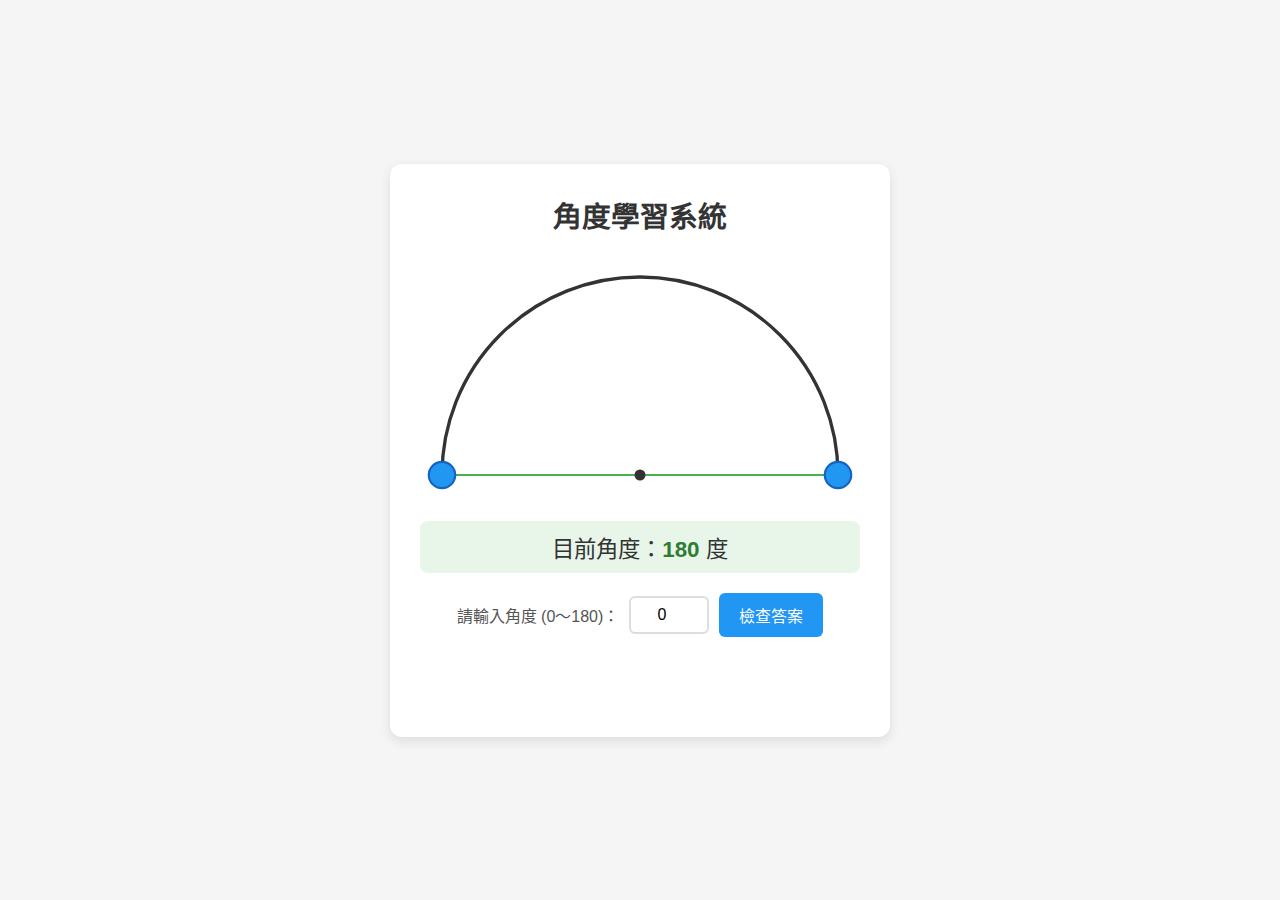
<file: index.html>
<!DOCTYPE html>
<html lang="zh-TW">
<head>
  <meta charset="UTF-8">
  <meta name="viewport" content="width=device-width, initial-scale=1.0">
  <title>角度學習系統</title>
  <link rel="stylesheet" href="style.css">
</head>
<body>
  <div class="container">
    <h1>角度學習系統</h1>

    <!-- 半圓顯示區域 -->
    <div class="protractor-container">
      <svg id="protractor" viewBox="0 0 400 220">
        <!-- 半圓弧線 -->
        <path id="arc" class="arc" d="M 20,200 A 180,180 0 0,1 380,200" />

        <!-- 刻度群組 -->
        <g id="ticks"></g>

        <!-- 角度線 -->
        <line id="line1" class="angle-line" x1="200" y1="200" x2="20" y2="200" />
        <line id="line2" class="angle-line" x1="200" y1="200" x2="380" y2="200" />

        <!-- 圓心 -->
        <circle class="center" cx="200" cy="200" r="5" />

        <!-- 可拖曳圓圈 -->
        <circle id="handle1" class="handle" cx="20" cy="200" r="12" data-angle="180" />
        <circle id="handle2" class="handle" cx="380" cy="200" r="12" data-angle="0" />
      </svg>
    </div>

    <!-- 角度顯示區域 -->
    <div class="angle-display">
      目前角度：<span id="current-angle">180</span> 度
    </div>

    <!-- 輸入與檢查區域 -->
    <div class="input-section">
      <label for="angle-input">請輸入角度 (0～180)：</label>
      <input type="number" id="angle-input" min="0" max="180" value="0">
      <button id="check-btn">檢查答案</button>
    </div>

    <!-- 結果回饋區域 -->
    <div id="result" class="result"></div>
  </div>

  <script src="script.js"></script>
</body>
</html>
</file>
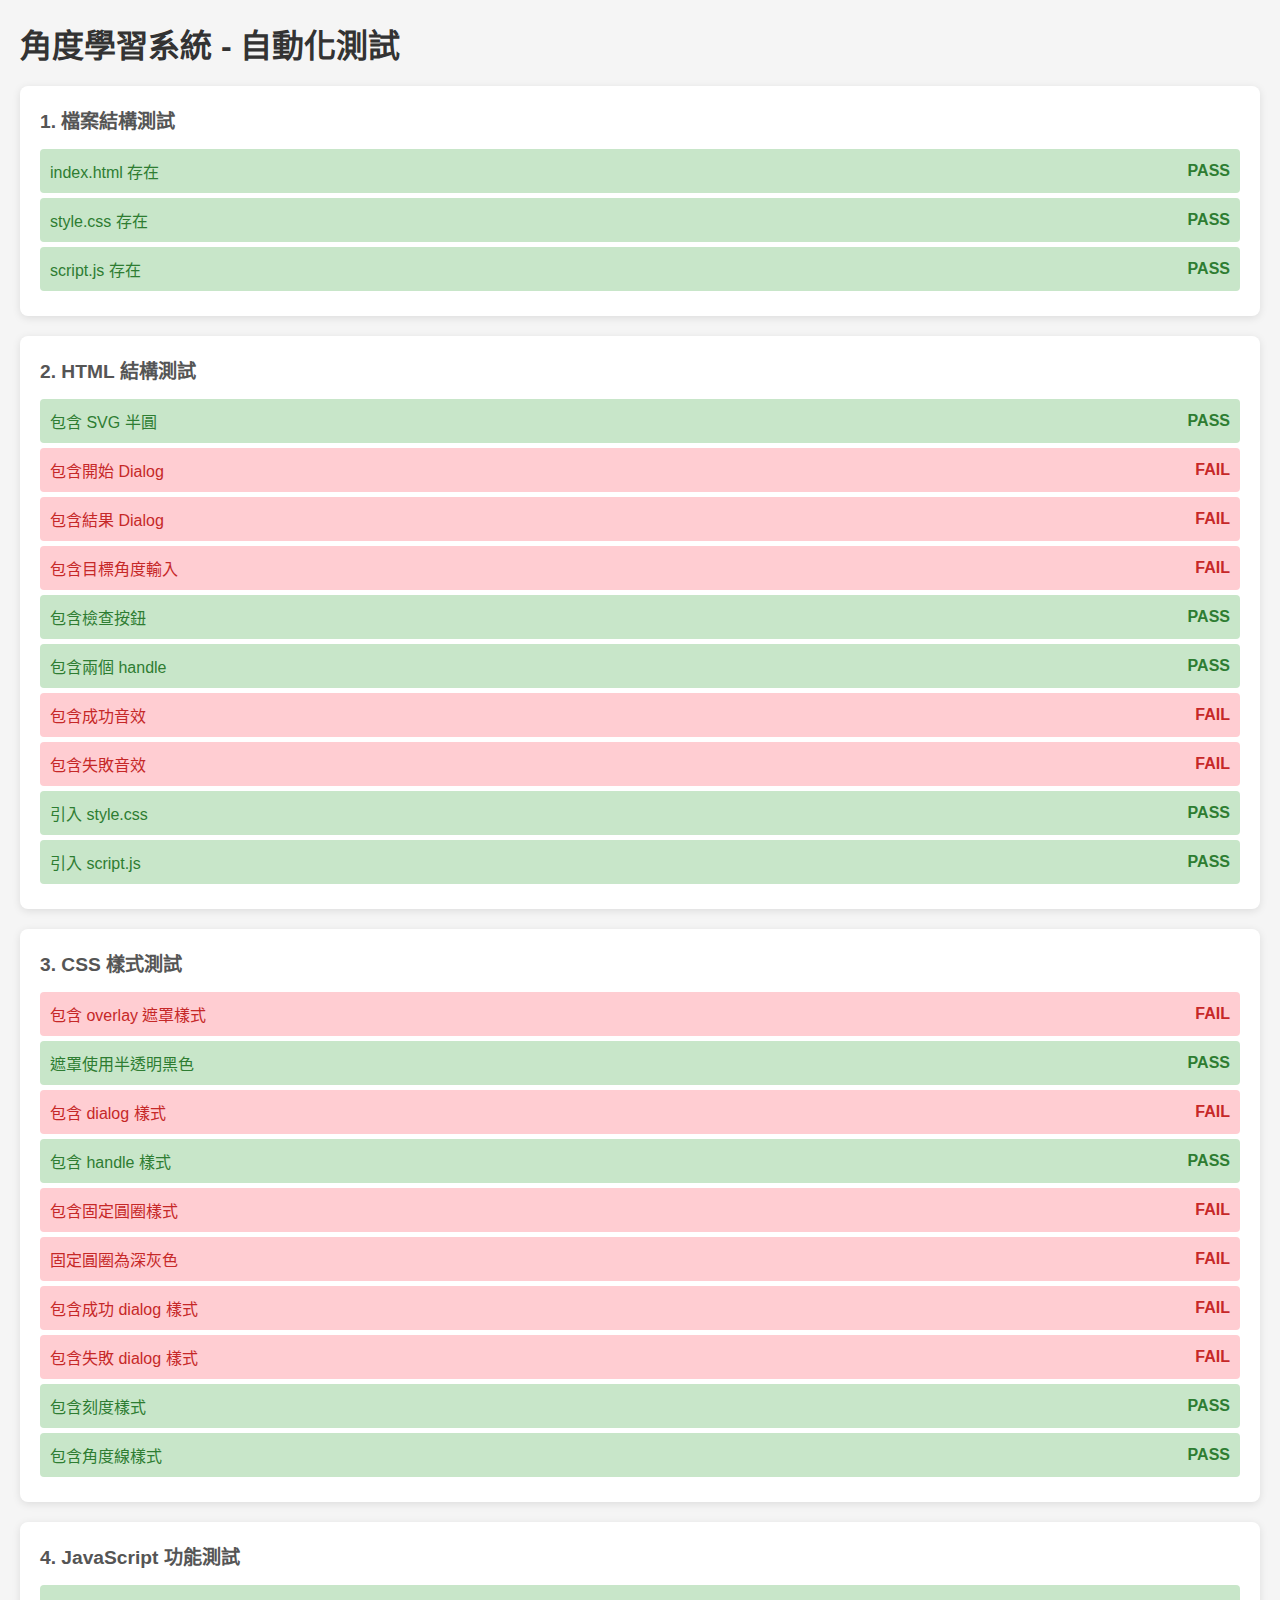
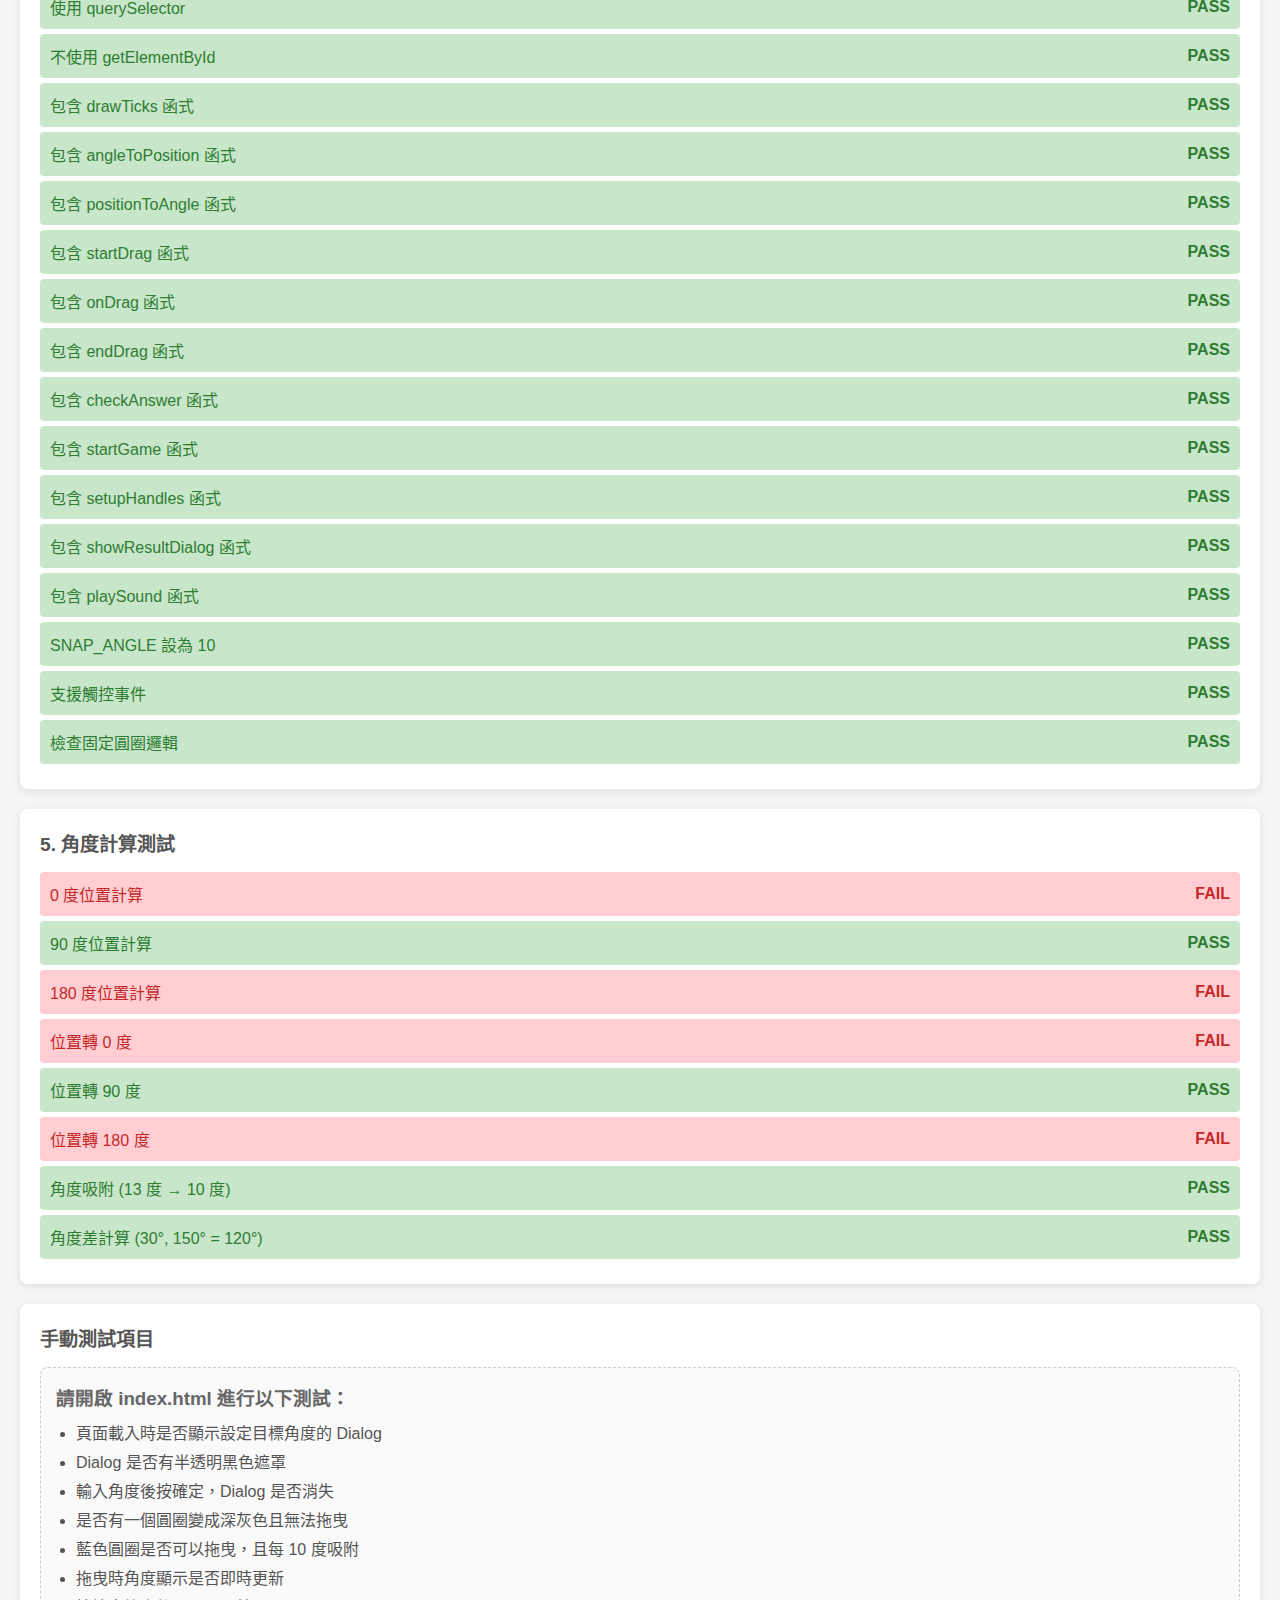
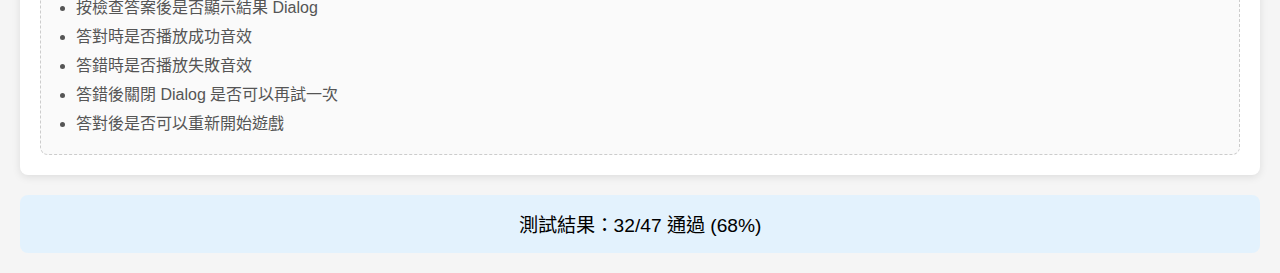
<file: test.html>
<!DOCTYPE html>
<html lang="zh-TW">
<head>
  <meta charset="UTF-8">
  <meta name="viewport" content="width=device-width, initial-scale=1.0">
  <title>角度學習系統 - 測試</title>
  <style>
    * {
      box-sizing: border-box;
      margin: 0;
      padding: 0;
    }
    body {
      font-family: 'Microsoft JhengHei', 'PingFang TC', sans-serif;
      padding: 20px;
      background-color: #f5f5f5;
    }
    h1 {
      margin-bottom: 20px;
      color: #333;
    }
    .test-section {
      background: #fff;
      padding: 20px;
      border-radius: 8px;
      margin-bottom: 20px;
      box-shadow: 0 2px 8px rgba(0,0,0,0.1);
    }
    .test-section h2 {
      margin-bottom: 15px;
      color: #555;
      font-size: 1.2rem;
    }
    .test-item {
      padding: 10px;
      margin: 5px 0;
      border-radius: 4px;
      display: flex;
      justify-content: space-between;
      align-items: center;
    }
    .test-item.pass {
      background-color: #c8e6c9;
      color: #2e7d32;
    }
    .test-item.fail {
      background-color: #ffcdd2;
      color: #c62828;
    }
    .test-item.pending {
      background-color: #fff3e0;
      color: #e65100;
    }
    .status {
      font-weight: bold;
    }
    .summary {
      font-size: 1.2rem;
      padding: 15px;
      background: #e3f2fd;
      border-radius: 8px;
      text-align: center;
    }
    button {
      padding: 10px 20px;
      font-size: 1rem;
      background-color: #2196F3;
      color: #fff;
      border: none;
      border-radius: 6px;
      cursor: pointer;
      margin-top: 10px;
    }
    button:hover {
      background-color: #1976D2;
    }
    .manual-test {
      margin-top: 15px;
      padding: 15px;
      background: #fafafa;
      border-radius: 8px;
      border: 1px dashed #ccc;
    }
    .manual-test h3 {
      margin-bottom: 10px;
      color: #666;
    }
    .manual-test ul {
      margin-left: 20px;
    }
    .manual-test li {
      margin: 5px 0;
      color: #555;
    }
  </style>
</head>
<body>
  <h1>角度學習系統 - 自動化測試</h1>

  <div id="test-results"></div>

  <div class="test-section">
    <h2>手動測試項目</h2>
    <div class="manual-test">
      <h3>請開啟 index.html 進行以下測試：</h3>
      <ul>
        <li>頁面載入時是否顯示設定目標角度的 Dialog</li>
        <li>Dialog 是否有半透明黑色遮罩</li>
        <li>輸入角度後按確定，Dialog 是否消失</li>
        <li>是否有一個圓圈變成深灰色且無法拖曳</li>
        <li>藍色圓圈是否可以拖曳，且每 10 度吸附</li>
        <li>拖曳時角度顯示是否即時更新</li>
        <li>按檢查答案後是否顯示結果 Dialog</li>
        <li>答對時是否播放成功音效</li>
        <li>答錯時是否播放失敗音效</li>
        <li>答錯後關閉 Dialog 是否可以再試一次</li>
        <li>答對後是否可以重新開始遊戲</li>
      </ul>
    </div>
  </div>

  <div class="summary" id="summary"></div>

  <script>
    // 測試結果容器
    const resultsContainer = document.querySelector('#test-results');
    const summaryDiv = document.querySelector('#summary');

    // 測試計數
    let passCount = 0;
    let failCount = 0;

    // 建立測試區塊
    function createTestSection(title) {
      const section = document.createElement('div');
      section.className = 'test-section';
      section.innerHTML = `<h2>${title}</h2>`;
      resultsContainer.appendChild(section);
      return section;
    }

    // 新增測試結果
    function addTestResult(section, name, passed, message = '') {
      const item = document.createElement('div');
      item.className = `test-item ${passed ? 'pass' : 'fail'}`;
      item.innerHTML = `
        <span>${name}${message ? ': ' + message : ''}</span>
        <span class="status">${passed ? 'PASS' : 'FAIL'}</span>
      `;
      section.appendChild(item);

      if (passed) {
        passCount++;
      } else {
        failCount++;
      }
    }

    // 更新摘要
    function updateSummary() {
      const total = passCount + failCount;
      summaryDiv.textContent = `測試結果：${passCount}/${total} 通過 (${Math.round(passCount/total*100)}%)`;
    }

    // 載入主程式進行測試
    async function runTests() {
      // 測試 1: 檔案存在性
      const fileSection = createTestSection('1. 檔案結構測試');

      try {
        const htmlResponse = await fetch('index.html');
        addTestResult(fileSection, 'index.html 存在', htmlResponse.ok);
      } catch (e) {
        addTestResult(fileSection, 'index.html 存在', false, e.message);
      }

      try {
        const cssResponse = await fetch('style.css');
        addTestResult(fileSection, 'style.css 存在', cssResponse.ok);
      } catch (e) {
        addTestResult(fileSection, 'style.css 存在', false, e.message);
      }

      try {
        const jsResponse = await fetch('script.js');
        addTestResult(fileSection, 'script.js 存在', jsResponse.ok);
      } catch (e) {
        addTestResult(fileSection, 'script.js 存在', false, e.message);
      }

      // 測試 2: HTML 結構
      const htmlSection = createTestSection('2. HTML 結構測試');

      try {
        const htmlResponse = await fetch('index.html');
        const htmlText = await htmlResponse.text();

        addTestResult(htmlSection, '包含 SVG 半圓', htmlText.includes('<svg') && htmlText.includes('protractor'));
        addTestResult(htmlSection, '包含開始 Dialog', htmlText.includes('start-overlay'));
        addTestResult(htmlSection, '包含結果 Dialog', htmlText.includes('result-overlay'));
        addTestResult(htmlSection, '包含目標角度輸入', htmlText.includes('target-angle-input'));
        addTestResult(htmlSection, '包含檢查按鈕', htmlText.includes('check-btn'));
        addTestResult(htmlSection, '包含兩個 handle', htmlText.includes('handle1') && htmlText.includes('handle2'));
        addTestResult(htmlSection, '包含成功音效', htmlText.includes('success-sound'));
        addTestResult(htmlSection, '包含失敗音效', htmlText.includes('fail-sound'));
        addTestResult(htmlSection, '引入 style.css', htmlText.includes('style.css'));
        addTestResult(htmlSection, '引入 script.js', htmlText.includes('script.js'));
      } catch (e) {
        addTestResult(htmlSection, 'HTML 解析', false, e.message);
      }

      // 測試 3: CSS 樣式
      const cssSection = createTestSection('3. CSS 樣式測試');

      try {
        const cssResponse = await fetch('style.css');
        const cssText = await cssResponse.text();

        addTestResult(cssSection, '包含 overlay 遮罩樣式', cssText.includes('.overlay'));
        addTestResult(cssSection, '遮罩使用半透明黑色', cssText.includes('rgba(0, 0, 0'));
        addTestResult(cssSection, '包含 dialog 樣式', cssText.includes('.dialog'));
        addTestResult(cssSection, '包含 handle 樣式', cssText.includes('.handle'));
        addTestResult(cssSection, '包含固定圓圈樣式', cssText.includes('.handle.fixed'));
        addTestResult(cssSection, '固定圓圈為深灰色', cssText.includes('#616161') || cssText.includes('616161'));
        addTestResult(cssSection, '包含成功 dialog 樣式', cssText.includes('.dialog.success'));
        addTestResult(cssSection, '包含失敗 dialog 樣式', cssText.includes('.dialog.fail'));
        addTestResult(cssSection, '包含刻度樣式', cssText.includes('.tick'));
        addTestResult(cssSection, '包含角度線樣式', cssText.includes('.angle-line'));
      } catch (e) {
        addTestResult(cssSection, 'CSS 解析', false, e.message);
      }

      // 測試 4: JavaScript 功能
      const jsSection = createTestSection('4. JavaScript 功能測試');

      try {
        const jsResponse = await fetch('script.js');
        const jsText = await jsResponse.text();

        addTestResult(jsSection, '使用 querySelector', jsText.includes('querySelector'));
        addTestResult(jsSection, '不使用 getElementById', !jsText.includes('getElementById'));
        addTestResult(jsSection, '包含 drawTicks 函式', jsText.includes('function drawTicks'));
        addTestResult(jsSection, '包含 angleToPosition 函式', jsText.includes('function angleToPosition'));
        addTestResult(jsSection, '包含 positionToAngle 函式', jsText.includes('function positionToAngle'));
        addTestResult(jsSection, '包含 startDrag 函式', jsText.includes('function startDrag'));
        addTestResult(jsSection, '包含 onDrag 函式', jsText.includes('function onDrag'));
        addTestResult(jsSection, '包含 endDrag 函式', jsText.includes('function endDrag'));
        addTestResult(jsSection, '包含 checkAnswer 函式', jsText.includes('function checkAnswer'));
        addTestResult(jsSection, '包含 startGame 函式', jsText.includes('function startGame'));
        addTestResult(jsSection, '包含 setupHandles 函式', jsText.includes('function setupHandles'));
        addTestResult(jsSection, '包含 showResultDialog 函式', jsText.includes('function showResultDialog'));
        addTestResult(jsSection, '包含 playSound 函式', jsText.includes('function playSound'));
        addTestResult(jsSection, 'SNAP_ANGLE 設為 10', jsText.includes('SNAP_ANGLE = 10'));
        addTestResult(jsSection, '支援觸控事件', jsText.includes('touchstart') && jsText.includes('touchmove'));
        addTestResult(jsSection, '檢查固定圓圈邏輯', jsText.includes('fixedHandle'));
      } catch (e) {
        addTestResult(jsSection, 'JavaScript 解析', false, e.message);
      }

      // 測試 5: 角度計算邏輯
      const mathSection = createTestSection('5. 角度計算測試');

      // 模擬角度計算
      const CENTER_X = 200;
      const CENTER_Y = 200;
      const RADIUS = 180;
      const SNAP_ANGLE = 10;

      function angleToPosition(angle) {
        const radians = (angle * Math.PI) / 180;
        return {
          x: CENTER_X + RADIUS * Math.cos(Math.PI - radians),
          y: CENTER_Y - RADIUS * Math.sin(radians)
        };
      }

      function positionToAngle(x, y) {
        const dx = x - CENTER_X;
        const dy = CENTER_Y - y;
        let angle = Math.atan2(dy, -dx) * (180 / Math.PI);
        angle = Math.max(0, Math.min(180, angle));
        return Math.round(angle / SNAP_ANGLE) * SNAP_ANGLE;
      }

      // 測試 0 度
      const pos0 = angleToPosition(0);
      addTestResult(mathSection, '0 度位置計算', Math.abs(pos0.x - 380) < 1 && Math.abs(pos0.y - 200) < 1);

      // 測試 90 度
      const pos90 = angleToPosition(90);
      addTestResult(mathSection, '90 度位置計算', Math.abs(pos90.x - 200) < 1 && Math.abs(pos90.y - 20) < 1);

      // 測試 180 度
      const pos180 = angleToPosition(180);
      addTestResult(mathSection, '180 度位置計算', Math.abs(pos180.x - 20) < 1 && Math.abs(pos180.y - 200) < 1);

      // 測試位置轉角度
      addTestResult(mathSection, '位置轉 0 度', positionToAngle(380, 200) === 0);
      addTestResult(mathSection, '位置轉 90 度', positionToAngle(200, 20) === 90);
      addTestResult(mathSection, '位置轉 180 度', positionToAngle(20, 200) === 180);

      // 測試吸附
      addTestResult(mathSection, '角度吸附 (13 度 → 10 度)', positionToAngle(200 + 180 * Math.cos(Math.PI - 13 * Math.PI / 180), 200 - 180 * Math.sin(13 * Math.PI / 180)) === 10);

      // 測試角度差計算
      const angle1 = 30, angle2 = 150;
      const diff = Math.abs(angle1 - angle2);
      addTestResult(mathSection, '角度差計算 (30°, 150° = 120°)', diff === 120);

      // 更新摘要
      updateSummary();
    }

    // 執行測試
    runTests();
  </script>
</body>
</html>
</file>
<file: style.css>
* {
  box-sizing: border-box;
  margin: 0;
  padding: 0;
}

body {
  font-family: 'Microsoft JhengHei', 'PingFang TC', sans-serif;
  background-color: #f5f5f5;
  min-height: 100vh;
  display: flex;
  justify-content: center;
  align-items: center;
}

.container {
  background-color: #fff;
  padding: 30px;
  border-radius: 12px;
  box-shadow: 0 4px 12px rgba(0, 0, 0, 0.1);
  text-align: center;
  max-width: 500px;
  width: 90%;
}

h1 {
  color: #333;
  margin-bottom: 20px;
  font-size: 1.8rem;
}

/* 半圓量角器容器 */
.protractor-container {
  width: 100%;
  margin-bottom: 20px;
}

#protractor {
  width: 100%;
  height: auto;
}

/* 半圓弧線 */
.arc {
  fill: none;
  stroke: #333;
  stroke-width: 3;
}

/* 刻度線 */
.tick {
  stroke: #666;
  stroke-width: 1.5;
}

/* 刻度文字 */
.tick-label {
  font-size: 10px;
  fill: #666;
  text-anchor: middle;
}

/* 角度線 */
.angle-line {
  stroke: #4CAF50;
  stroke-width: 2;
  stroke-linecap: round;
}

/* 圓心 */
.center {
  fill: #333;
}

/* 可拖曳圓圈 */
.handle {
  fill: #2196F3;
  stroke: #1565C0;
  stroke-width: 2;
  cursor: grab;
  transition: fill 0.2s;
}

.handle:hover {
  fill: #1976D2;
}

.handle.dragging {
  cursor: grabbing;
  fill: #1565C0;
}

/* 角度顯示區域 */
.angle-display {
  font-size: 1.4rem;
  color: #333;
  margin-bottom: 20px;
  padding: 10px;
  background-color: #e8f5e9;
  border-radius: 8px;
}

#current-angle {
  font-weight: bold;
  color: #2e7d32;
}

/* 輸入區域 */
.input-section {
  display: flex;
  flex-wrap: wrap;
  justify-content: center;
  align-items: center;
  gap: 10px;
  margin-bottom: 20px;
}

.input-section label {
  font-size: 1rem;
  color: #555;
}

#angle-input {
  width: 80px;
  padding: 8px 12px;
  font-size: 1rem;
  border: 2px solid #ddd;
  border-radius: 6px;
  text-align: center;
  transition: border-color 0.3s;
}

#angle-input:focus {
  outline: none;
  border-color: #2196F3;
}

#check-btn {
  padding: 10px 20px;
  font-size: 1rem;
  background-color: #2196F3;
  color: #fff;
  border: none;
  border-radius: 6px;
  cursor: pointer;
  transition: background-color 0.3s;
}

#check-btn:hover {
  background-color: #1976D2;
}

#check-btn:active {
  background-color: #1565C0;
}

/* 結果回饋區域 */
.result {
  font-size: 1.2rem;
  padding: 15px;
  border-radius: 8px;
  min-height: 50px;
  display: flex;
  align-items: center;
  justify-content: center;
}

.result.correct {
  background-color: #c8e6c9;
  color: #2e7d32;
}

.result.incorrect {
  background-color: #ffcdd2;
  color: #c62828;
}
</file>
